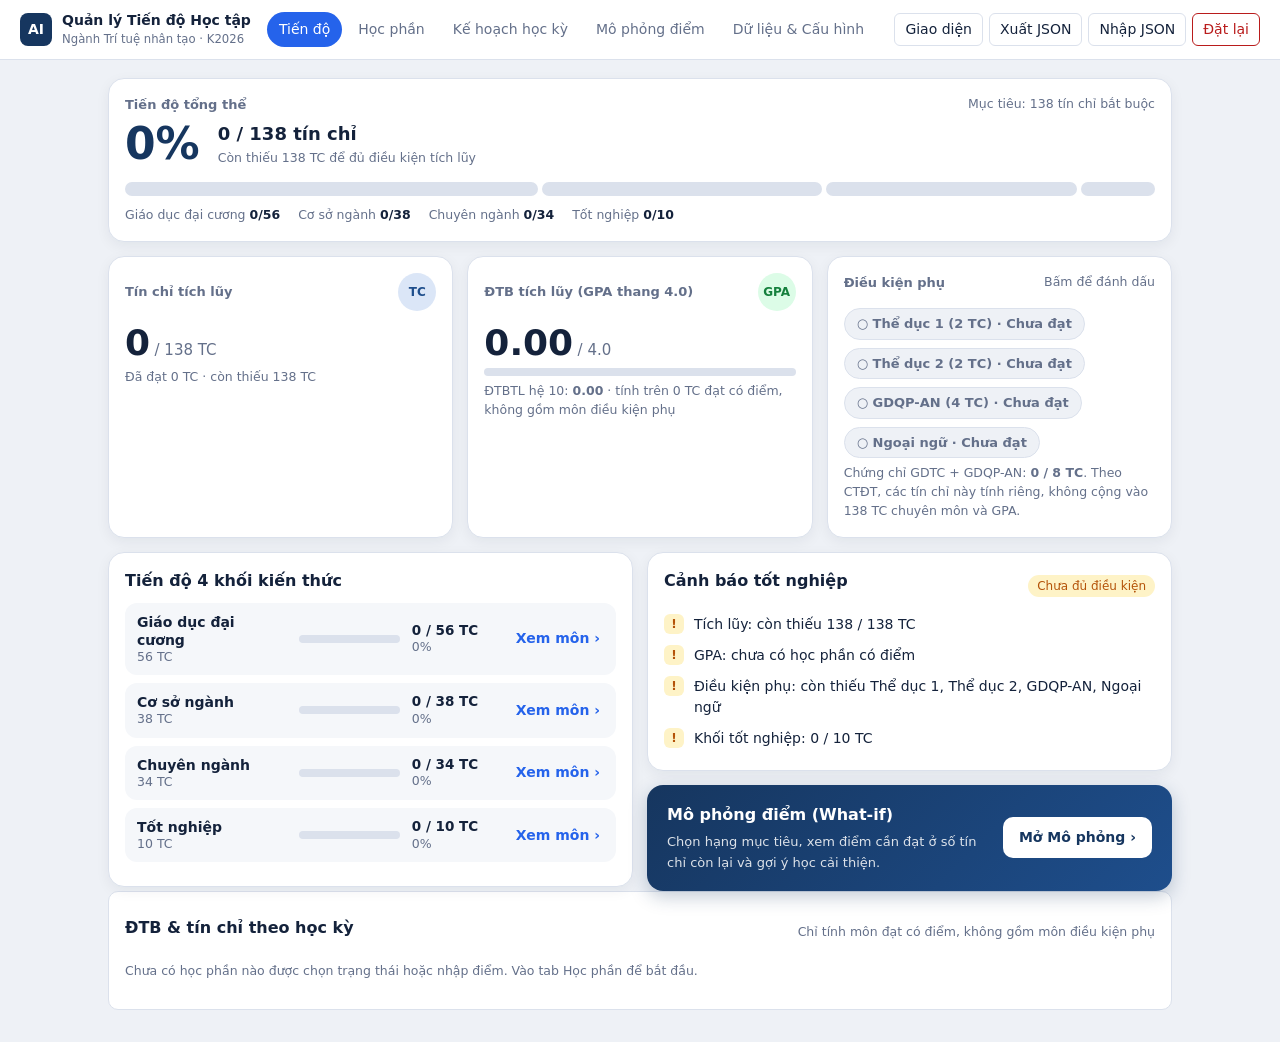
<file: k2026-v6/k2026-v6/index.html>
<!DOCTYPE html>
<html lang="vi" data-theme="light">
<head>
<meta charset="UTF-8">
<meta name="viewport" content="width=device-width, initial-scale=1, viewport-fit=cover">
<meta name="description" content="Theo dõi tiến độ, kế hoạch học kỳ và mô phỏng GPA ngành Trí tuệ nhân tạo K2026.">
<meta name="theme-color" content="#16365f">
<meta name="color-scheme" content="light dark">
<meta name="mobile-web-app-capable" content="yes">
<meta name="apple-mobile-web-app-capable" content="yes">
<meta name="apple-mobile-web-app-status-bar-style" content="black-translucent">
<meta name="apple-mobile-web-app-title" content="K2026 Học tập">
<title>Quản lý Tiến độ Học tập K2026 – Nhóm 07</title>
<link rel="manifest" href="manifest.json">
<link rel="icon" type="image/png" sizes="192x192" href="assets/icon-192.png">
<link rel="apple-touch-icon" sizes="192x192" href="assets/icon-192.png">
<link rel="stylesheet" href="css/style.css">
</head>
<body>
<header class="top">
  <div class="brand"><span class="logo">AI</span><div><b>Quản lý Tiến độ Học tập</b><small>Ngành Trí tuệ nhân tạo · K2026</small></div></div>
  <nav id="tabs">
    <button data-tab="dash" aria-label="Tiến độ" title="Tiến độ">Tiến độ</button><button data-tab="courses" aria-label="Học phần" title="Học phần">Học phần</button>
    <button data-tab="schedule" aria-label="Kế hoạch học kỳ" title="Kế hoạch học kỳ">Kế hoạch học kỳ</button><button data-tab="whatif" aria-label="Mô phỏng điểm" title="Mô phỏng điểm">Mô phỏng điểm</button><button data-tab="data" aria-label="Dữ liệu và cấu hình" title="Dữ liệu và cấu hình">Dữ liệu &amp; Cấu hình</button>
  </nav>
  <button id="btnMore" class="more" aria-label="Thêm thao tác" aria-expanded="false" aria-controls="actions">⋯</button>
  <div class="actions" id="actions">
    <button id="btnTheme" title="Đổi giao diện">Giao diện</button>
    <button id="btnExport">Xuất JSON</button>
    <label class="btn" for="fileImport">Nhập JSON</label><input type="file" id="fileImport" accept=".json" hidden>
    <button id="btnReset" class="danger">Đặt lại</button>
  </div>
</header>
<main>
  <section id="tab-dash"></section>
  <section id="tab-courses"></section>
  <section id="tab-schedule"></section>
  <section id="tab-whatif"></section>
  <section id="tab-data"></section>
</main>
<div id="modal"></div>
<div id="toast" role="status"></div>
<script src="js/data.js"></script>
<script src="js/catalog.js"></script>
<script src="js/grading.js"></script>
<script src="js/gpa.js"></script>
<script src="js/storage.js"></script>
<script src="js/views.js"></script>
<script src="js/app.js"></script>
<script src="js/pwa.js"></script>
</body>
</html>
</file>
<file: k2026-v6/k2026-v6/css/style.css>
:root{--bg:#eef1f6;--card:#fff;--ink:#14223b;--mut:#64708a;--line:#dbe1ec;--navy:#16365f;--acc:#2563eb;--ok:#15803d;--okbg:#dcfce7;--warn:#b45309;--warnbg:#fef3c7;--bad:#b91c1c;--badbg:#fee2e2;--sembg:#e4ecf7;--addbg:#e9f5ee;--addline:#c3e1d0;--add:#2c7a58;--bbbg:#dbe6f7;--bb:#1e4e8c;--tcbg:#fde8c8;--tc:#b4690e}
[data-theme=dark]{--bg:#0f1624;--card:#1a2335;--ink:#e6ebf5;--mut:#92a0ba;--line:#2a3550;--navy:#5b9dff;--acc:#5b9dff;--ok:#4ade80;--okbg:#14351f;--warn:#fbbf24;--warnbg:#3a2d0e;--bad:#f87171;--badbg:#3d1a1a;--sembg:#22304a;--addbg:#142a29;--addline:#27524b;--add:#5fd0a1;--bbbg:#1e3a5f;--bb:#8ab8ff;--tcbg:#3a2d0e;--tc:#fbbf24}
*{box-sizing:border-box}body{margin:0;background:var(--bg);color:var(--ink);font:14px/1.5 "Segoe UI",system-ui,sans-serif}
.top{position:sticky;top:0;z-index:5;display:flex;flex-wrap:wrap;gap:10px 16px;align-items:center;padding:10px 20px;background:var(--card);border-bottom:1px solid var(--line)}
.brand{display:flex;gap:10px;align-items:center}.brand small{display:block;color:var(--mut)}
.logo{background:var(--navy);color:#fff;border-radius:8px;padding:6px 8px;font-weight:700}[data-theme=dark] .logo{color:#0f1624}
nav{display:flex;gap:4px;flex:1;flex-wrap:wrap}nav button{border:0;background:none;color:var(--mut);padding:7px 12px;border-radius:999px;cursor:pointer;font:inherit}
nav button.on{background:var(--acc);color:#fff}
button,.btn,select,input{font:inherit;color:var(--ink)}
.actions{display:flex;gap:6px}.actions button,.btn,.pill{border:1px solid var(--line);background:var(--card);border-radius:6px;padding:5px 10px;cursor:pointer}
.danger{color:var(--bad)!important;border-color:var(--bad)!important}
main{max-width:1100px;margin:0 auto;padding:18px}main>section{display:none}main>section.on{display:block}
.card{background:var(--card);border:1px solid var(--line);border-radius:10px;padding:16px;margin-bottom:14px}
.card h3{margin:0 0 8px;font-size:15px}.mut{color:var(--mut);font-size:12.5px}
.grid{display:grid;gap:14px;grid-template-columns:repeat(auto-fit,minmax(260px,1fr))}.grid .card{margin:0}
.big{font-size:34px;font-weight:700;color:var(--navy)}
.bar{height:10px;border-radius:99px;background:var(--line);overflow:hidden}.bar i{display:block;height:100%;background:linear-gradient(90deg,#2563eb,#16a34a)}
.row{display:flex;justify-content:space-between;align-items:center;gap:10px;margin:8px 0}
.badge{display:inline-block;padding:2px 9px;border-radius:99px;font-size:12px}.ok{background:var(--okbg);color:var(--ok)}.wn{background:var(--warnbg);color:var(--warn)}.no{background:var(--badbg);color:var(--bad)}
.filters{display:flex;gap:10px;flex-wrap:wrap;margin-bottom:12px}.filters input,.filters select,td select,td input,.card select,.card input[type=number]{padding:6px 8px;border:1px solid var(--line);border-radius:6px;background:var(--card)}
.filters input{flex:1;min-width:180px}
.tw{overflow-x:auto}table{width:100%;border-collapse:collapse}th{background:var(--navy);color:#fff;text-align:left;padding:8px;font-weight:600}[data-theme=dark] th{color:#0f1624}
td{padding:7px 8px;border-bottom:1px solid var(--line)}tr.sem td{background:var(--sembg);color:var(--ink);font-weight:700}
td input[type=number]{width:76px}
.g{display:inline-block;min-width:26px;text-align:center;border-radius:5px;padding:1px 6px;font-weight:700;color:#fff}.gA{background:#15803d}.gB{background:#2563eb}.gC{background:#d97706}.gD{background:#9a3412}.gF{background:#b91c1c}
.note{padding:9px 12px;border-radius:8px;background:var(--warnbg);color:var(--warn);margin-bottom:12px}
.targets{display:grid;gap:10px;grid-template-columns:repeat(auto-fit,minmax(150px,1fr))}.targets button{text-align:left;padding:10px;border:1px solid var(--line);border-radius:8px;background:var(--card);cursor:pointer}.targets button.on{border-color:var(--acc);box-shadow:0 0 0 2px var(--acc) inset}
#toast{position:fixed;bottom:16px;left:50%;transform:translateX(-50%);background:var(--navy);color:#fff;padding:8px 16px;border-radius:8px;opacity:0;transition:opacity .2s;pointer-events:none}#toast.on{opacity:1}
:focus-visible{outline:2px solid var(--acc);outline-offset:2px}
@media(max-width:640px){.top{padding:8px 10px}main{padding:10px}.big{font-size:28px}}
/* ---- Thêm học phần: dòng nút cuối học kỳ + cửa sổ chọn ---- */
tr.addrow td{background:var(--addbg);border-bottom:1px solid var(--addline);text-align:center;padding:8px}.addrow .pill{color:var(--add);border:1.5px dashed var(--add);background:transparent;font-weight:700}.addrow .pill:hover{background:color-mix(in srgb,var(--add) 12%,transparent)}
tr.empty td{color:var(--mut);font-style:italic}.rm{color:var(--bad);font-size:12px;padding:2px 8px}
body.noscroll{overflow:hidden}
.mbg{position:fixed;inset:0;z-index:20;display:flex;align-items:center;justify-content:center;padding:16px;background:rgba(10,18,32,.55)}
.modal{width:min(760px,100%);max-height:82vh;display:flex;flex-direction:column;background:var(--card);border:1px solid var(--line);border-radius:12px;box-shadow:0 20px 50px rgba(0,0,0,.35);overflow:hidden}
.modal:focus{outline:none}
.mh{display:flex;justify-content:space-between;align-items:flex-start;gap:12px;padding:14px 16px;border-bottom:1px solid var(--line)}
.mh h3{margin:0 0 2px;font-size:16px}
.mt{display:flex;gap:10px;align-items:center;padding:10px 16px;border-bottom:1px solid var(--line)}
.mt input{flex:1;min-width:0;padding:6px 8px;border:1px solid var(--line);border-radius:6px;background:var(--card)}
.mb{overflow:auto;padding:16px}.mb.tbl{padding:0}
.mf{padding:8px 16px;border-top:1px solid var(--line)}
.gcards{display:grid;gap:10px;grid-template-columns:repeat(auto-fit,minmax(220px,1fr))}
.gcard{display:flex;flex-direction:column;gap:4px;text-align:left;padding:12px;border:1px solid var(--line);border-radius:8px;background:var(--card);cursor:pointer}
.gcard:hover,.gcard:focus-visible{border-color:var(--acc);box-shadow:0 0 0 2px var(--acc) inset}
.modal table{min-width:560px}.modal th{position:sticky;top:0;z-index:1}
tr.pick{cursor:pointer}tr.pick:hover td,tr.pick:focus-visible td{background:var(--bg)}tr.pick:focus-visible{outline:2px solid var(--acc);outline-offset:-2px}
tr.dis{opacity:.5}
@media(max-width:640px){.mbg{align-items:flex-end;padding:0}.modal{width:100%;max-height:92vh;border-radius:14px 14px 0 0}}

/* cửa sổ lớn (Phụ lục 1) + ghi chú */
.modal.wide{width:min(1040px,100%);height:min(90vh,860px);max-height:90vh}.modal.wide .mb{flex:1 1 auto}
.mnote{padding:8px 16px;background:var(--bg);border-bottom:1px solid var(--line);color:var(--mut);font-size:12.5px}
@media(max-width:640px){.modal.wide{height:92vh}}

/* ---- Tab Học phần: thanh tìm kiếm/lọc, bảng in đậm, chip màu ---- */
.fbar{display:flex;flex-wrap:wrap;gap:14px;align-items:stretch;padding:16px;margin-bottom:16px;background:var(--card);border:1px solid var(--line);border-radius:16px;box-shadow:0 4px 14px rgba(20,34,59,.06)}
.fsearch{flex:2 1 300px;display:flex;align-items:center;gap:10px;height:56px;padding:0 16px;border:1.5px solid var(--line);border-radius:12px;background:var(--card);color:var(--mut)}
.fsearch input{flex:1;min-width:0;border:0;outline:0;background:transparent;font-size:16px;font-weight:700;color:var(--ink)}
.fsearch input::placeholder{color:var(--mut);font-weight:600;opacity:.85}
.fsel{position:relative;flex:1 1 230px;display:block;height:56px;padding:0;border:1.5px solid var(--line);border-radius:12px;background:var(--card);cursor:pointer}
.fsel .fl{position:absolute;top:9px;left:16px;right:44px;z-index:1;pointer-events:none;font-size:11px;font-weight:700;letter-spacing:.07em;text-transform:uppercase;color:var(--mut);line-height:1.2}
.fsel select{appearance:none;-webkit-appearance:none;position:absolute;inset:0;width:100%;height:100%;border:0;outline:0;border-radius:inherit;background:transparent;padding:20px 44px 0 16px;font-size:15.5px;font-weight:700;color:var(--ink);cursor:pointer;line-height:1.3}
.fsel select option{color:var(--ink);background:var(--card);font-weight:600}
.fsel::after{content:"";position:absolute;right:18px;top:50%;width:8px;height:8px;border-right:2.5px solid var(--ink);border-bottom:2.5px solid var(--ink);transform:translateY(-70%) rotate(45deg);pointer-events:none}
.fsearch:focus-within,.fsel:focus-within{border-color:var(--acc);box-shadow:0 0 0 3px color-mix(in srgb,var(--acc) 22%,transparent)}
.tcard{padding:0;overflow-x:auto;border-radius:16px;box-shadow:0 4px 14px rgba(20,34,59,.06)}
.tcard table{min-width:880px}
.tcard th{padding:16px 14px;font-size:14px;font-weight:700;white-space:nowrap}
.tcard th.c,.tcard td.c{text-align:center}
.tcard td{padding:12px 14px;font-size:15px;font-weight:700;vertical-align:middle}
.tcard td.code{font-family:ui-monospace,SFMono-Regular,Menlo,Consolas,monospace;font-size:14px;color:var(--navy)}
.tcard tr.sem td{padding:11px 14px;font-size:14.5px}
.tcard tr:not(.sem):not(.addrow):not(.empty):hover td{background:color-mix(in srgb,var(--acc) 5%,var(--card))}
.tcard .foot{margin:0;padding:14px 18px;border-top:1px solid var(--line);font-size:13px}.tcard .foot b{color:var(--ink)}
.ty{display:inline-block;min-width:46px;padding:4px 12px;border-radius:999px;font-size:13px;font-weight:700;text-align:center}
.ty-BB{background:var(--bbbg);color:var(--bb)}.ty-TC{background:var(--tcbg);color:var(--tc)}
.stbtn{position:relative;display:inline-flex;align-items:center;gap:9px;min-width:134px;padding:8px 34px 8px 13px;border-radius:10px;border:1.5px solid color-mix(in srgb,var(--c) 38%,transparent);background:var(--bgc);color:var(--c);font:inherit;font-size:14.5px;font-weight:700;cursor:pointer;text-align:left}
.stbtn::after{content:"";position:absolute;right:13px;top:50%;width:7px;height:7px;border-right:2.2px solid currentColor;border-bottom:2.2px solid currentColor;transform:translateY(-70%) rotate(45deg);transition:transform .15s}
.stbtn[aria-expanded=true]::after{transform:translateY(-30%) rotate(-135deg)}
.dot{flex:none;width:9px;height:9px;border-radius:50%;background:var(--c)}
#stmenu{display:none;position:fixed;z-index:30;padding:6px;border:1.5px solid var(--line);border-radius:12px;background:var(--card);box-shadow:0 10px 30px rgba(15,23,42,.18)}
#stmenu.open{display:block}
.stopt{display:flex;align-items:center;gap:11px;width:100%;padding:10px 12px;border:0;border-radius:8px;background:transparent;color:var(--ink);font:inherit;font-size:14.5px;font-weight:700;text-align:left;cursor:pointer}
.stopt:hover,.stopt:focus-visible{background:color-mix(in srgb,var(--ink) 7%,transparent);outline:0}
.stopt.sel{background:color-mix(in srgb,var(--acc) 14%,transparent);color:var(--acc)}
.st-none{--c:var(--mut);--bgc:var(--bg)}.st-doing{--c:var(--warn);--bgc:var(--warnbg)}.st-done{--c:var(--ok);--bgc:var(--okbg)}.st-retake{--c:var(--bad);--bgc:var(--badbg)}
.tcard input.sc{width:96px;padding:9px 10px;text-align:center;font-size:15.5px;font-weight:700;border:1.5px solid var(--line);border-radius:10px;background:var(--card);color:var(--ink)}
.tcard input.sc::placeholder{font-weight:600;color:var(--mut);opacity:.7}
.tcard input.sc.off{border-style:dashed;background:var(--bg)}
.tcard input.sc:focus{border-color:var(--acc);box-shadow:0 0 0 3px color-mix(in srgb,var(--acc) 22%,transparent)}
.tcard .g{min-width:38px;padding:5px 10px;border-radius:9px;font-size:15px;font-weight:800;background-image:linear-gradient(135deg,rgba(255,255,255,.22),rgba(0,0,0,.08))}
@media(max-width:640px){.fbar{padding:12px;gap:10px}.fsearch,.fsel{flex:1 1 100%}}

/* Tab Kế hoạch học kỳ: 5 ô trên 1 dòng, nút Thêm bên dưới */
.sform{display:grid;grid-template-columns:minmax(0,1fr) 110px 150px 120px 96px 96px;gap:10px;margin-bottom:12px;align-items:end}
.sform select,.sform input{min-width:0;width:100%}
.sadd{display:block}
@media(max-width:640px){.sform{grid-template-columns:repeat(4,minmax(0,1fr))}.sform #sc-course{grid-column:1/-1}}

/* ---- Tab Tiến độ (Dashboard CN-03) ---- */
.dhero,.dstat,.dgrid2 .card{border-radius:16px;box-shadow:0 4px 14px rgba(20,34,59,.06)}
.dtop{margin:0 0 6px}.dlabel{font-size:13px;font-weight:700;color:var(--mut)}
.dhead{display:flex;align-items:center;gap:18px;margin:2px 0 14px}
.dpct{font-size:44px;font-weight:800;line-height:1;color:var(--navy)}.dfrac{font-size:18px}
.dsegs{display:flex;gap:4px;height:14px}
.dseg{background:var(--line);border-radius:99px;overflow:hidden}.dseg i,.dbar i{display:block;height:100%;border-radius:99px;background:linear-gradient(90deg,#2563eb,#16a34a)}
.dlegend{display:flex;flex-wrap:wrap;gap:6px 18px;margin-top:10px;font-size:12.5px;color:var(--mut)}.dlegend b{color:var(--ink)}
.dgrid3{display:grid;gap:14px;grid-template-columns:repeat(3,minmax(0,1fr));margin-bottom:14px}.dgrid3 .card{margin:0}
.dstat{display:flex;flex-direction:column;gap:6px}
.dico{display:inline-grid;place-items:center;width:38px;height:38px;border-radius:50%;background:var(--bbbg);color:var(--bb);font-size:12px;font-weight:800}
.dstat:nth-child(2) .dico{background:var(--okbg);color:var(--ok)}
.dnum{font-size:36px;font-weight:800;line-height:1.1;color:var(--ink)}.dden{font-size:15px}
.dbar{height:8px;border-radius:99px;background:var(--line);overflow:hidden}
.dchips{display:flex;flex-wrap:wrap;gap:8px;margin-top:4px}
.dchip{display:inline-flex;align-items:center;gap:4px;padding:5px 12px;border-radius:99px;font-size:13px;font-weight:700;cursor:pointer;background:var(--bg);color:var(--mut);border:1px solid var(--line);user-select:none}
.dchip.on{background:var(--okbg);color:var(--ok);border-color:transparent}
.dchip input{position:absolute;opacity:0;width:1px;height:1px;pointer-events:none}
.dchip:focus-within{outline:2px solid var(--acc);outline-offset:2px}
.dgrid2{display:grid;gap:14px;grid-template-columns:minmax(0,1fr) minmax(0,1fr);align-items:start}.dgrid2 .card{margin:0}
.dh{font-size:16px!important;margin:0 0 10px!important}
.dblock{display:grid;grid-template-columns:minmax(150px,1.5fr) minmax(70px,1.2fr) 88px auto;gap:12px;align-items:center;padding:10px 12px;margin-bottom:8px;border-radius:12px;background:color-mix(in srgb,var(--bg) 60%,var(--card))}
.dbn,.dbv{display:flex;flex-direction:column;line-height:1.3}.dbv b{font-size:13.5px}
.dlink{border:0;background:none;color:var(--acc);font-weight:700;cursor:pointer;padding:4px;white-space:nowrap}.dlink:hover{text-decoration:underline}
.dcol{display:flex;flex-direction:column;gap:14px}
.dwarn{display:flex;gap:10px;align-items:flex-start;padding:5px 0}
.dwi{flex:none;display:inline-grid;place-items:center;width:20px;height:20px;border-radius:6px;font-size:12px;font-weight:800}
.dcta{display:flex;align-items:center;justify-content:space-between;gap:14px;padding:18px 20px;border-radius:16px;background:linear-gradient(135deg,#16365f,#1e4e8c);color:#fff;box-shadow:0 6px 18px rgba(22,54,95,.25)}
.dcta b{display:block;font-size:16px;margin-bottom:4px}.dcta span{font-size:13px;opacity:.85}
.dcta button{flex:none;border:0;border-radius:10px;padding:10px 16px;background:#fff;color:#16365f;font-weight:800;cursor:pointer}
@media(max-width:900px){.dgrid3{grid-template-columns:1fr 1fr}.dgrid3 .dstat:last-child{grid-column:1/-1}.dgrid2{grid-template-columns:1fr}}
@media(max-width:640px){.dgrid3{grid-template-columns:1fr}.dpct{font-size:36px}.dhead{gap:12px}.dblock{grid-template-columns:1fr auto;gap:6px 10px}.dblock .dbar{grid-column:1/-1;grid-row:2}.dblock .dbv{flex-direction:row;gap:8px;align-items:baseline}.dcta{flex-direction:column;align-items:flex-start}}

/* ---- Điện thoại: menu gọn + nút "⋯" ---- */
nav{position:relative}
.more{display:none;border:1px solid var(--line);background:var(--card);border-radius:8px;width:40px;height:36px;font-size:20px;line-height:1;cursor:pointer}
@media(max-width:640px){
  .top{display:grid;grid-template-columns:minmax(0,1fr) auto;gap:6px 10px;padding:8px 12px}
  .brand{min-width:0}.brand b{font-size:14.5px;white-space:nowrap;overflow:hidden;text-overflow:ellipsis;display:block}.brand small{display:none}.logo{padding:4px 7px;font-size:13px}
  .more{display:block;grid-column:2;grid-row:1}
  nav{grid-column:1/-1;grid-row:2;flex-wrap:nowrap;overflow-x:auto;scrollbar-width:none;margin:0 -12px;padding:0 12px 2px;-webkit-overflow-scrolling:touch}
  nav::-webkit-scrollbar{display:none}
  nav button{flex:none;white-space:nowrap;padding:7px 13px;background:var(--bg)}
  nav button.on{background:var(--acc)}
  .actions{display:none;position:absolute;right:12px;top:52px;z-index:10;flex-direction:column;align-items:stretch;gap:6px;min-width:170px;padding:8px;background:var(--card);border:1px solid var(--line);border-radius:12px;box-shadow:0 10px 30px rgba(15,23,42,.2)}
  .top.menu-open .actions{display:flex}
  .actions button,.actions .btn{text-align:left;padding:9px 12px}
}

/* ---- Điện thoại: bảng Học phần → mỗi môn một thẻ ---- */
@media(max-width:768px){
  .tcard{overflow:visible;background:transparent;border:0;box-shadow:none}
  .tcard table{min-width:0;display:block}.tcard tbody{display:block}
  .tcard tr.hd{display:none}
  .tcard tr.sem,.tcard tr.addrow,.tcard tr.empty{display:block;margin:14px 0 8px}
  .tcard tr.sem td,.tcard tr.addrow td,.tcard tr.empty td{display:block;border-radius:10px}
  .tcard tr.addrow{margin-top:0}.tcard tr.addrow .pill{width:100%}
  .tcard tr.crow{display:grid;grid-template-columns:minmax(0,1fr) auto;grid-template-areas:"name name" "meta meta" "st st" "sc gr" "tg rm";gap:8px 10px;align-items:center;margin-bottom:10px;padding:12px 14px;background:var(--card);border:1px solid var(--line);border-radius:14px;box-shadow:0 2px 8px rgba(20,34,59,.05)}
  .tcard tr.crow td{display:block;padding:0;border:0;background:none!important;font-size:14px}
  .tcard tr.crow td:nth-child(2){grid-area:name;font-size:15.5px;line-height:1.35}
  /* dòng phụ: mã · TC · loại */
  .tcard tr.crow td:nth-child(1){grid-area:meta;font-size:12.5px;color:var(--mut)}
  .tcard tr.crow td:nth-child(3),.tcard tr.crow td:nth-child(4){grid-area:meta;justify-self:end}
  .tcard tr.crow td:nth-child(3){margin-right:58px;font-size:12.5px;color:var(--mut)}
  .tcard tr.crow td:nth-child(3)::after{content:" TC"}
  .tcard tr.crow td:nth-child(4) .ty{padding:2px 10px;font-size:12px;min-width:0}
  .tcard tr.crow td:nth-child(5){grid-area:st}.tcard tr.crow td:nth-child(5) .stbtn{min-width:0;width:100%;font-size:13.5px;padding:8px 30px 8px 11px}
  .tcard tr.crow td:nth-child(5)::before,.tcard tr.crow td:nth-child(6)::before,.tcard tr.crow td:nth-child(7)::before{display:block;margin-bottom:3px;font-size:11px;color:var(--mut);font-weight:600}
  .tcard tr.crow td:nth-child(5)::before{content:"Trạng thái"}
  .tcard tr.crow td:nth-child(6){grid-area:sc}.tcard input.sc{width:82px;padding:8px 6px;font-size:15px}
  .tcard tr.crow td:nth-child(6)::before{content:"Điểm hệ 10"}
  .tcard tr.crow td:nth-child(7){grid-area:gr;white-space:nowrap}
  .tcard tr.crow td:nth-child(7)::before{content:"Chữ · Hệ 4"}
  .tcard tr.crow td:nth-child(8){grid-area:tg;display:flex;align-items:center;flex-wrap:wrap;gap:6px}
  .tcard tr.crow td:nth-child(8)::before{content:"Điểm mục tiêu";font-size:12.5px;color:var(--mut);font-weight:600}
  .tcard tr.crow td:nth-child(8) input{width:72px;padding:6px;text-align:center}
  .tcard tr.crow td:nth-child(9){grid-area:rm;justify-self:end}
  .tcard tr.crow td:nth-child(9):empty{display:none}
  .tcard .foot{border:0;padding:6px 2px}
}

/* ---- CN-07: What-if controls and shared summary card ---- */
html[data-theme=light]{color-scheme:light}
html[data-theme=dark]{color-scheme:dark}
.wf-score-control{display:grid;grid-template-columns:minmax(110px,1fr) 88px;gap:8px;align-items:center;min-width:0}
.wf-score-control input[type=range]{width:100%;min-width:90px;accent-color:var(--acc);cursor:pointer}
.wf-score-control input[type=number]{width:88px;min-height:40px;text-align:center}
#tab-whatif .wf-input>table{min-width:650px}
#tab-whatif .wf-input td:nth-child(2){min-width:190px}
#tab-whatif .wf-side>.card{margin-bottom:14px}
#tab-whatif .wf-side .row>label{display:flex;flex-direction:column;gap:4px}
#tab-whatif #wfScenarioName{min-width:0;flex:1}
#tab-whatif #wfLiveResults .grid{grid-template-columns:1fr}
.wf-share-card{border-radius:16px;box-shadow:0 8px 24px rgba(20,34,59,.12)}
.wf-share-card h2{margin:8px 0;color:var(--navy);font-size:23px}
.wf-share-score{display:flex;align-items:baseline;gap:10px}
.wf-share-score small{font-size:14px;color:var(--mut);font-weight:600}
.wf-share-card p{margin:8px 0}

/* ---- CN-07: Laptop split view with pinned GPA summary ---- */
@media(min-width:1024px){
  #tab-whatif .whatif-layout{grid-template-columns:minmax(0,1.6fr) minmax(350px,.9fr);gap:18px;align-items:start}
  #tab-whatif .wf-side{position:sticky;top:108px;max-height:calc(100vh - 124px);overflow-y:auto;overscroll-behavior:contain;padding:0 3px 4px 0;scrollbar-gutter:stable}
  #tab-whatif .wf-input{min-width:0}
}

/* ---- Responsive touch targets, stacked schedule, and phone card tables ---- */
@media(max-width:768px){
  main{padding:12px 12px calc(96px + env(safe-area-inset-bottom, 0px))}
  .top{display:grid;grid-template-columns:minmax(0,1fr) 44px;gap:6px 10px;padding:8px 12px;align-items:center}
  .brand{min-width:0}.brand b{display:block;overflow:hidden;text-overflow:ellipsis;white-space:nowrap;font-size:14.5px}.brand small{display:none}
  .logo{padding:4px 7px;font-size:13px}
  .more{display:grid;place-items:center;grid-column:2;grid-row:1;width:44px;height:44px}
  nav#tabs{position:fixed;inset:auto 0 0;z-index:50;display:grid;grid-template-columns:repeat(5,minmax(0,1fr));gap:2px;width:100%;margin:0;padding:6px 5px calc(6px + env(safe-area-inset-bottom, 0px));border-top:1px solid var(--line);background:var(--card);box-shadow:0 -6px 20px rgba(15,23,42,.12);overflow:visible}
  #tabs button{display:flex;flex-direction:column;justify-content:center;align-items:center;gap:4px;min-width:0;min-height:56px;padding:4px 2px;border-radius:10px;background:transparent;color:var(--mut);font-size:0;line-height:1}
  #tabs button::before{font-size:19px;line-height:1}
  #tabs button::after{content:attr(aria-label);max-width:100%;overflow:hidden;text-overflow:ellipsis;white-space:nowrap;font-size:10px;line-height:1.1;font-weight:650}
  #tabs button[data-tab="dash"]::before{content:"◉"}
  #tabs button[data-tab="courses"]::before{content:"▦"}
  #tabs button[data-tab="schedule"]::before{content:"◷"}
  #tabs button[data-tab="whatif"]::before{content:"⌁"}
  #tabs button[data-tab="data"]::before{content:"⚙"}
  #tabs button[data-tab="schedule"]::after{content:"Kế hoạch"}
  #tabs button[data-tab="whatif"]::after{content:"Mô phỏng"}
  #tabs button[data-tab="data"]::after{content:"Dữ liệu"}
  #tabs button.on{background:color-mix(in srgb,var(--acc) 13%,var(--card));color:var(--acc)}
  #tabs button.on::after{color:var(--acc)}
  .actions{display:none;position:fixed;top:calc(64px + env(safe-area-inset-top, 0px));right:12px;z-index:60;flex-direction:column;align-items:stretch;gap:6px;min-width:190px;max-width:calc(100vw - 24px);max-height:calc(100vh - 96px);overflow:auto;padding:8px;background:var(--card);border:1px solid var(--line);border-radius:12px;box-shadow:0 10px 30px rgba(15,23,42,.22)}
  .top.menu-open .actions{display:flex}
  .actions button,.actions .btn{min-height:44px;text-align:left;padding:9px 12px}
  button,.btn,select,input:not([type=checkbox]){min-height:44px}
  input[type=range]{min-height:44px}
  .pill,.targets button,.gcard{min-height:44px}
  .fbar{padding:12px;gap:10px}
  .fsearch,.fsel{flex:1 1 100%;min-width:0}
  .sform{grid-template-columns:repeat(2,minmax(0,1fr))}
  .sform #sc-course{grid-column:1/-1}
  #tab-schedule .plan-grid,#tab-schedule .grid:not(.plan-grid){grid-template-columns:minmax(0,1fr)}
  #tab-schedule .plan-course.row{align-items:flex-start;flex-wrap:wrap}
  #tab-schedule .plan-course>span{flex:1 1 100%;min-width:0}
  #tab-schedule .plan-course label{display:flex;align-items:center;gap:6px}
  #tab-schedule .plan-course select{min-width:58px}
  #tab-whatif .whatif-layout{grid-template-columns:minmax(0,1fr);gap:12px}
  #tab-whatif .wf-side{position:static;min-width:0}
  #tab-whatif .wf-input{overflow:visible;padding:12px}
  #tab-whatif .wf-input>.row{align-items:flex-start;flex-wrap:wrap}
  #tab-whatif .wf-input>table{display:block;min-width:0;width:100%;border-collapse:separate;border-spacing:0}
  #tab-whatif .wf-input>table tbody{display:block}
  #tab-whatif .wf-input>table tr:first-child{display:none}
  #tab-whatif .wf-input>table tr:not(:first-child){display:grid;grid-template-columns:minmax(0,1fr) auto;grid-template-areas:"name tc" "code code" "score score" "grade grade";gap:8px 10px;align-items:center;margin:0 0 10px;padding:12px;border:1px solid var(--line);border-radius:14px;background:var(--card);box-shadow:0 2px 8px rgba(20,34,59,.05)}
  #tab-whatif .wf-input>table td{display:flex;align-items:center;gap:8px;min-width:0;padding:0;border:0;background:transparent}
  #tab-whatif .wf-input>table td:nth-child(1){grid-area:code;color:var(--mut);font-size:12px}
  #tab-whatif .wf-input>table td:nth-child(1)::before{content:"Mã HP";font-weight:650}
  #tab-whatif .wf-input>table td:nth-child(2){grid-area:name;min-width:0;font-weight:700}
  #tab-whatif .wf-input>table td:nth-child(3){grid-area:tc;white-space:nowrap}
  #tab-whatif .wf-input>table td:nth-child(3)::before{content:"TC";color:var(--mut);font-size:12px}
  #tab-whatif .wf-input>table td:nth-child(4){grid-area:score;display:block}
  #tab-whatif .wf-input>table td:nth-child(4)::before{content:"Điểm dự kiến";display:block;margin-bottom:4px;color:var(--mut);font-size:12px;font-weight:650}
  #tab-whatif .wf-input>table td:nth-child(5){grid-area:grade}
  #tab-whatif .wf-input>table td:nth-child(5)::before{content:"Chữ · Hệ 4";color:var(--mut);font-size:12px;font-weight:650}
  #tab-whatif .wf-input>table td[colspan]{grid-column:1/-1;grid-area:auto}
  #tab-whatif .wf-input>table td[colspan]::before{content:none}
  #tab-whatif .wf-score-control{grid-template-columns:minmax(0,1fr) 82px;gap:8px}
  #tab-whatif .wf-score-control input[type=range]{grid-column:1/-1;width:100%;height:44px}
  #tab-whatif .wf-score-control input[type=number]{grid-column:2;width:82px}
  #tab-whatif .wf-side .row{align-items:flex-start;flex-wrap:wrap}
  #tab-whatif .wf-side .row>label{flex:1 1 145px}
  #tab-whatif #wfScenario{flex:1 1 180px;min-width:0}
  #tab-whatif #wfScenarioName{flex:1 1 180px;min-width:0}
  #tab-whatif #wgTarget{width:100%;max-width:120px}
  #tab-whatif .targets{grid-template-columns:repeat(2,minmax(0,1fr))}
  #tab-whatif .tw:not(.wf-input){overflow:visible}
  #tab-whatif .tw:not(.wf-input) table{display:block;min-width:0;width:100%;border-collapse:separate;border-spacing:0}
  #tab-whatif .tw:not(.wf-input) tbody{display:block}
  #tab-whatif .tw:not(.wf-input) tr:first-child{display:none}
  #tab-whatif .tw:not(.wf-input) tr:not(:first-child){display:grid;grid-template-columns:repeat(2,minmax(0,1fr));gap:8px;margin:0 0 10px;padding:12px;border:1px solid var(--line);border-radius:14px;background:var(--card)}
  #tab-whatif .tw:not(.wf-input) td{display:flex;justify-content:space-between;gap:8px;min-width:0;padding:0;border:0;background:transparent;font-size:12.5px}
  #tab-whatif .tw:not(.wf-input) td:first-child{grid-column:1/-1;display:block;font-size:14px;font-weight:700}
  #tab-whatif .tw:not(.wf-input) td:nth-child(2)::before{content:"HK"}
  #tab-whatif .tw:not(.wf-input) td:nth-child(3)::before{content:"TC"}
  #tab-whatif .tw:not(.wf-input) td:nth-child(4)::before{content:"Điểm cũ"}
  #tab-whatif .tw:not(.wf-input) td:nth-child(5)::before{content:"Mục tiêu"}
  #tab-whatif .tw:not(.wf-input) td:nth-child(6)::before{content:"Cần tăng"}
  #tab-whatif .tw:not(.wf-input) td:nth-child(7)::before{content:"ĐTBTL tăng"}
  #tab-whatif .tw:not(.wf-input) td:nth-child(8)::before{content:"GPA tăng"}
  #tab-whatif .tw:not(.wf-input) td::before{color:var(--mut);font-size:11px;font-weight:600}
  #toast{bottom:calc(76px + env(safe-area-inset-bottom, 0px))}
}

@media(max-width:420px){
  main{padding-right:9px;padding-left:9px}
  .card{padding:12px}
  #tabs button::after{font-size:9px}
  #tab-whatif .wf-side .row>button{flex:1 1 auto}
  #tab-schedule .plan-course .pill{padding:5px 8px}
}

/* ---- v6: học cải thiện, lịch sử điểm, lịch học, hướng dẫn JSON ---- */
.st-improve{--c:#7c3aed;--bgc:#ede9fe}
[data-theme=dark] .st-improve{--c:#c4b5fd;--bgc:#2e1f4d}
.badge.hist{background:var(--bg);color:var(--mut);border:1px solid var(--line);margin-top:4px;font-size:11px}
.sfl{display:flex;flex-direction:column;gap:2px;font-size:12px}
.sc-err{color:var(--bad);font-size:13px;margin:6px 0 0;min-height:1em}
.sclash{border-left:3px solid var(--bad);padding-left:8px;background:var(--badbg);border-radius:6px}
.badge.ty-lt{background:var(--bbbg);color:var(--bb)}.badge.ty-th{background:var(--addbg);color:var(--add)}.badge.ty-bt{background:var(--tcbg);color:var(--tc)}
.jsonguide ol{margin:6px 0 10px;padding-left:20px;line-height:1.6}
.jsonguide details{margin-top:6px}.jsonguide summary{cursor:pointer;font-weight:700;color:var(--acc)}
.jsonguide table{margin-top:8px}.jsonguide code{font-size:12px;background:var(--bg);padding:1px 5px;border-radius:4px}
.jsonguide pre{background:var(--bg);border:1px solid var(--line);border-radius:8px;padding:10px;overflow-x:auto;font-size:12px;white-space:pre}
</file>
